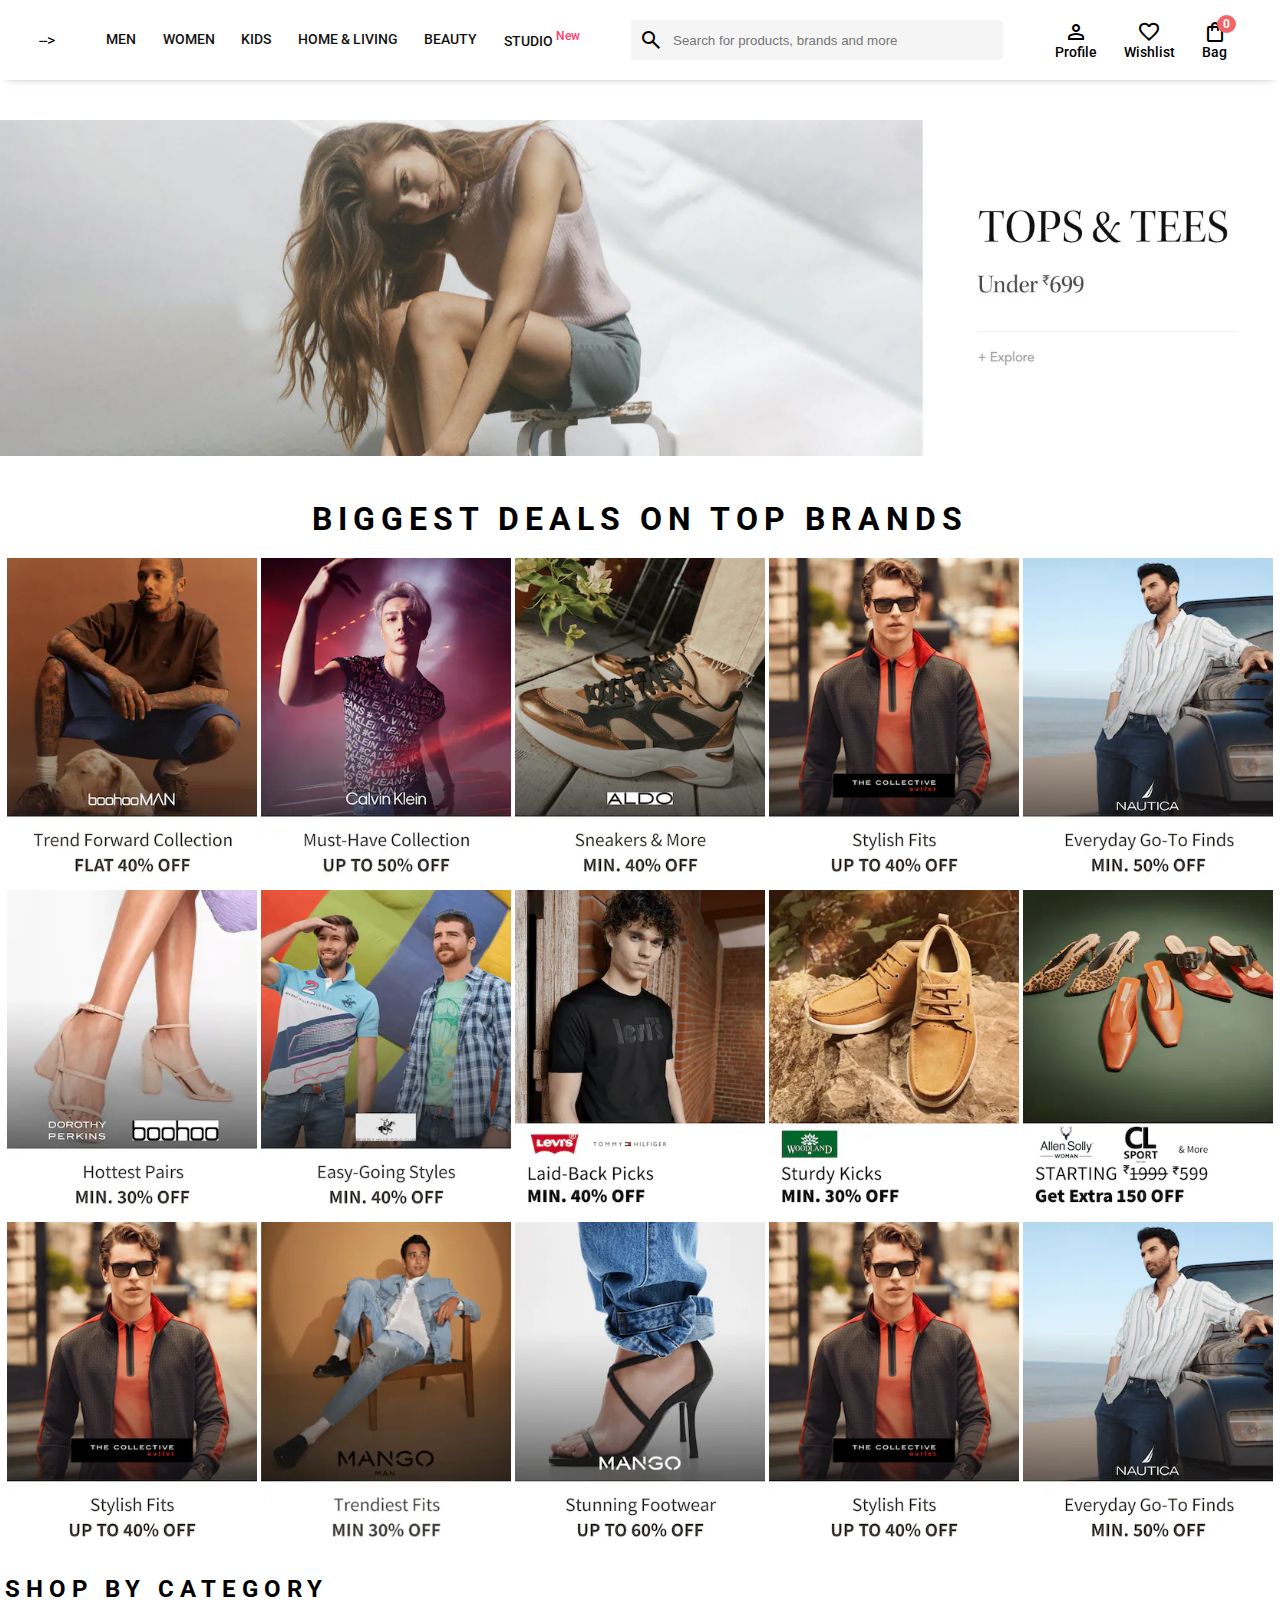
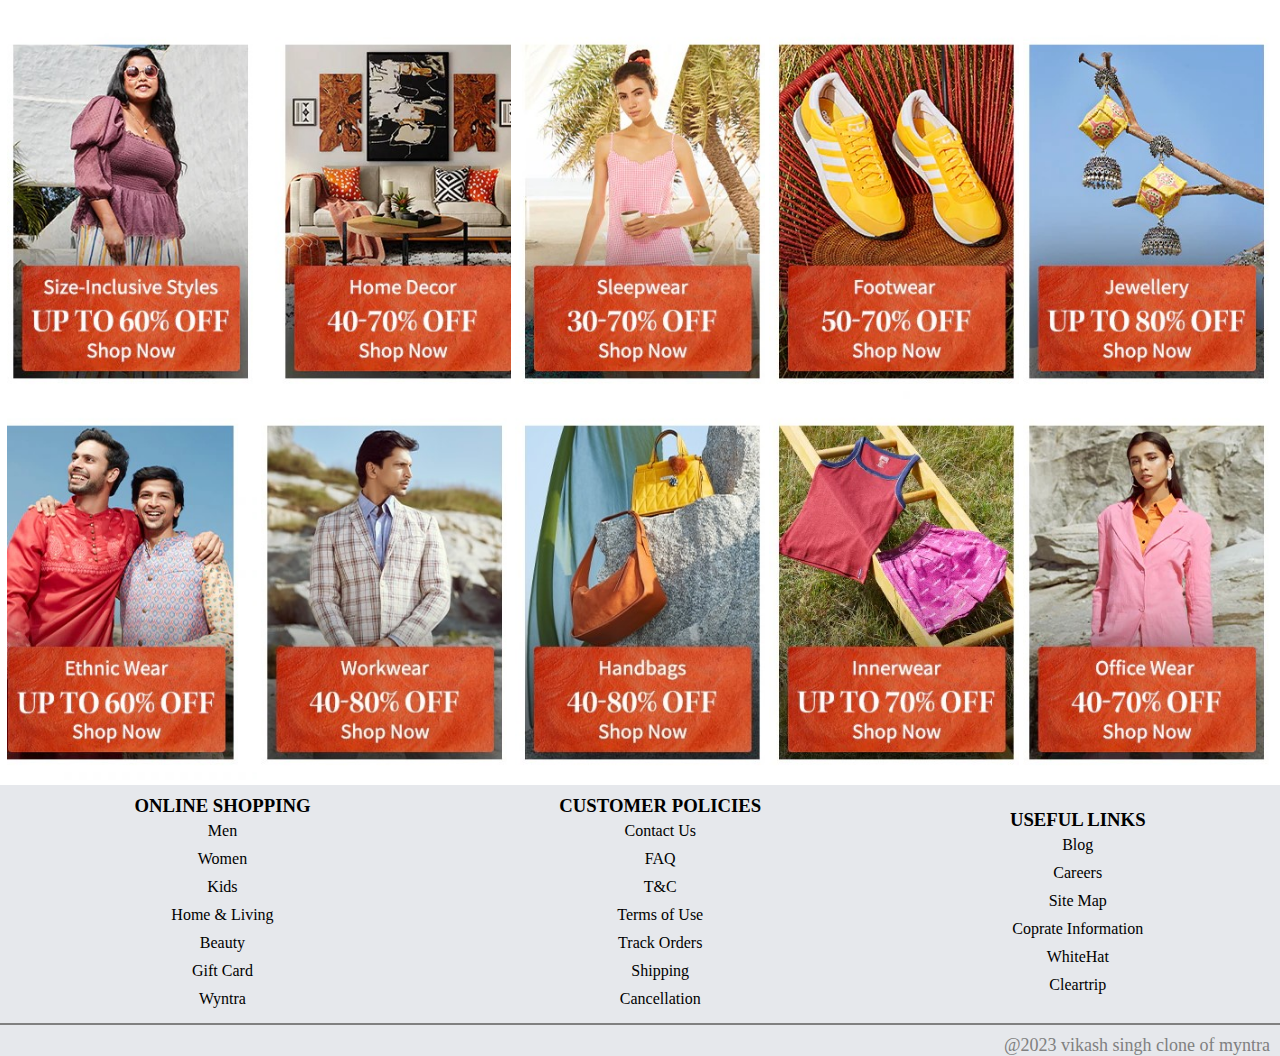
<file: index.html>
<!DOCTYPE html>
<html lang="en">
<head>
    <meta charset="UTF-8">
    <meta name="viewport" content="width=device-width, initial-scale=1.0">
    <title>wyntra</title>
    <link rel="stylesheet" href="assets/css/style.css">
    <link rel="stylesheet" href="https://fonts.googleapis.com/css2?family=Material+Symbols+Outlined:opsz,wght,FILL,GRAD@20..48,100..700,0..1,-50..200" />
</head>
<body>
    <div class="">
       <header>
        <div class="logo">
          <a href="index.html">
            <!--  <!-- <img class="m-logo" src="/images/myntra_logo.webp" alt=""> --> -->
        </a>  
        </div>
        <div class="navbars">
                <a href="men.html">MEN</a>
                <a href="women.html">WOMEN</a>
                <a href="#">KIDS</a>
                <a href="items.html">HOME & LIVING</a>
                <a href="#">BEAUTY</a>
                <a href="#">STUDIO <SUP class="achild">New</SUP> </a>
         
        </div>
        
        <div class="searchbar">
            
            <span class="material-symbols-outlined search_icon">search</span>
            <input class="search_input" placeholder="Search for products, brands and more">
        </div>
        <div class="action_bar">
            <div class="action_container">
                <span class="material-symbols-outlined action_icon">person</span>
                <span class="action_name">Profile</span>
            </div>

            <div class="action_container">
                <span class="material-symbols-outlined action_icon">favorite</span>
                <span class="action_name">Wishlist</span>
            </div>

            <a href="/bag.html" class="action_container">
                <span class="material-symbols-outlined action_icon">shopping_bag</span>
              <span class="action_name">Bag</span>
              <span class="bag-item-count">0</span>
               
            </a>
        </div>
    
       </header>
    </div>
    <!-- main section start --> 
    <section >
        <div class="banner-container">
            <img class="banner-img" src="/images/banner.jpg" alt="">
        </div>
        <div class="container">
        <div class="main-headingtxt">
            <h1 class="txt">BIGGEST DEALS ON TOP BRANDS</h1>
        </div>
        <div class="category_items">
            <a href="#"><img class="sale_item" src="images/offers/1.png"></a>
            <a href="#"><img class="sale_item" src="images/offers/2.png"></a>
            <a href="#"><img class="sale_item" src="images/offers/3.png"></a>
            <a href="#"><img class="sale_item" src="images/offers/4.png"></a>
            <a href="#"><img class="sale_item" src="images/offers/5.png"></a>
            <a href="#"><img class="sale_item" src="images/offers/6.png"></a>
            <a href="#"><img class="sale_item" src="images/offers/7.png"></a>
            <a href="#"><img class="sale_item" src="images/offers/8.png"></a>
            <a href="#"><img class="sale_item" src="images/offers/9.png"></a>
            <a href="#"><img class="sale_item" src="images/offers/10.png"></a>
            <a href="#"><img class="sale_item" src="images/offers/4.png"></a>
            <a href="#"><img class="sale_item" src="images/offers/12.png"></a>
            <a href="#"><img class="sale_item" src="images/offers/11.png"></a>
            <a href="#"><img class="sale_item" src="images/offers/4.png"></a>
            <a href="#"><img class="sale_item" src="images/offers/5.png"></a>
           
        </div>
    </div>
    </section>
    <section class="page3">
        <div  class="container">
           <h2 class="headingpg3">
            SHOP BY CATEGORY
           </h2>
           <div class="category_items">
            <a href="#"><img class="sale_item" src="images/categories/1.jpg"></a>
            <a href="#"><img class="sale_item" src="images/categories/2.jpg"></a>
            <a href="#"><img class="sale_item" src="images/categories/3.jpg"></a>
            <a href="#"><img class="sale_item" src="images/categories/4.jpg"></a>
            <a href="#"><img class="sale_item" src="images/categories/5.jpg"></a>
            <a href="#"><img class="sale_item" src="images/categories/6.jpg"></a>
            <a href="#"><img class="sale_item" src="images/categories/7.jpg"></a>
            <a href="#"><img class="sale_item" src="images/categories/8.jpg"></a>
            <a href="#"><img class="sale_item" src="images/categories/9.jpg"></a>
            <a href="#"><img class="sale_item" src="images/categories/10.jpg"></a>
        </div>
        </div>
    </section>
    <footer>
        <div class="footer_container">
            <div class="footer_column">
                <h3>ONLINE SHOPPING</h3>
                <a href="#">Men</a>
                <a href="#">Women</a>
                <a href="#">Kids</a>
                <a href="#">Home & Living</a>
                <a href="#">Beauty</a>
                <a href="#">Gift Card</a>
                <a href="#">Wyntra</a>
            </div>
            <div class="footer_column">
                <h3>CUSTOMER POLICIES</h3>
                <a href="#">Contact Us</a>
                <a href="#">FAQ</a>
                <a href="#">T&C</a>
                <a href="#">Terms of Use</a>
                <a href="#">Track Orders</a>
                <a href="#">Shipping</a>
                <a href="#">Cancellation</a>
            </div>
            <div class="footer_column">
                <h3>USEFUL LINKS</h3>
                <a href="#">Blog</a>
                <a href="#">Careers</a>
                <a href="#">Site Map</a>
                <a href="#">Coprate Information</a>
                <a href="#">WhiteHat</a>
                <a href="#">Cleartrip</a>
              
            </div>
        </div>
        <p class="fottertxt">@2023 vikash singh clone of myntra</p>
    </footer>
</body>
</html>
</file>
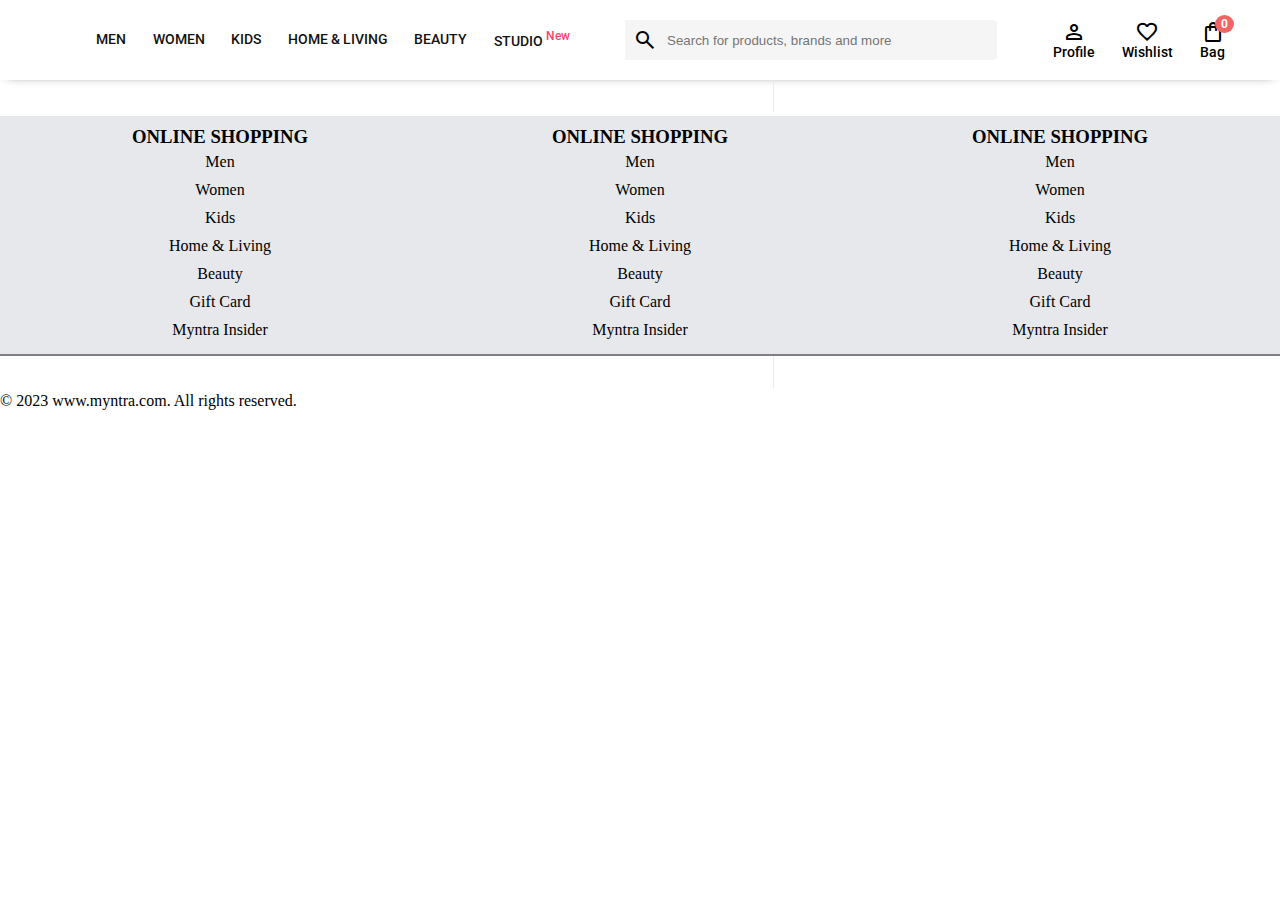
<file: bag.html>
<!DOCTYPE html>
<html lang="en">
<head>
    <title>Myntra Clone</title>
    <link rel="stylesheet" href="/assets/css/style.css">
    <link rel="stylesheet" href="https://fonts.googleapis.com/css2?family=Material+Symbols+Outlined:opsz,wght,FILL,GRAD@20..48,100..700,0..1,-50..200" />
</head>
<body>
    <div class="">
        <header>
         <div class="logo">
           <a href="index.html"> <!-- <img class="m-logo" src="/images/myntra_logo.webp" alt=""> --></a>  
         </div>
         <div class="navbars">
                 <a href="men.html">MEN</a>
                 <a href="women.html">WOMEN</a>
                 <a href="#">KIDS</a>
                 <a href="#">HOME & LIVING</a>
                 <a href="#">BEAUTY</a>
                 <a href="#">STUDIO <SUP class="achild">New</SUP> </a>
          
         </div>
         
         <div class="searchbar">
             
             <span class="material-symbols-outlined search_icon">search</span>
             <input class="search_input" placeholder="Search for products, brands and more">
         </div>
         <div class="action_bar">
             <div class="action_container">
                 <span class="material-symbols-outlined action_icon">person</span>
                 <span class="action_name">Profile</span>
             </div>
 
             <div class="action_container">
                 <span class="material-symbols-outlined action_icon">favorite</span>
                 <span class="action_name">Wishlist</span>
             </div>
 
             <a href="/bag.html" class="action_container">
                 <span class="material-symbols-outlined action_icon">shopping_bag</span>
               <span class="action_name">Bag</span>
               <span class="bag-item-count">0</span>
                
             </a>
         </div>
     
        </header>
     </div>
    <main>
      <div class="bag-page">
        <div class="bag-items-container">
        </div>
        <div class="bag-summary">
        </div>

      </div>
    </main>
    <footer>
        <div class="footer_container">
            <div class="footer_column">
                <h3>ONLINE SHOPPING</h3>

                <a href="#">Men</a>
                <a href="#">Women</a>
                <a href="#">Kids</a>
                <a href="#">Home & Living</a>
                <a href="#">Beauty</a>
                <a href="#">Gift Card</a>
                <a href="#">Myntra Insider</a>
            </div>

            <div class="footer_column">
                <h3>ONLINE SHOPPING</h3>

                <a href="#">Men</a>
                <a href="#">Women</a>
                <a href="#">Kids</a>
                <a href="#">Home & Living</a>
                <a href="#">Beauty</a>
                <a href="#">Gift Card</a>
                <a href="#">Myntra Insider</a>
            </div>

            <div class="footer_column">
                <h3>ONLINE SHOPPING</h3>

                <a href="#">Men</a>
                <a href="#">Women</a>
                <a href="#">Kids</a>
                <a href="#">Home & Living</a>
                <a href="#">Beauty</a>
                <a href="#">Gift Card</a>
                <a href="#">Myntra Insider</a>
            </div>
        </div>
        <main>
            <div class="bag-page">
              <div class="bag-items-container">
              </div>
              <div class="bag-summary">
              </div>
      
            </div>
          </main>

        <div class="copyright">
            © 2023 www.myntra.com. All rights reserved.
        </div>
    </footer>
    
    <script src="./assets/Js/itemscript.js"></script>
    <script src="./bag.js"></script>

</body>
</html>
</file>
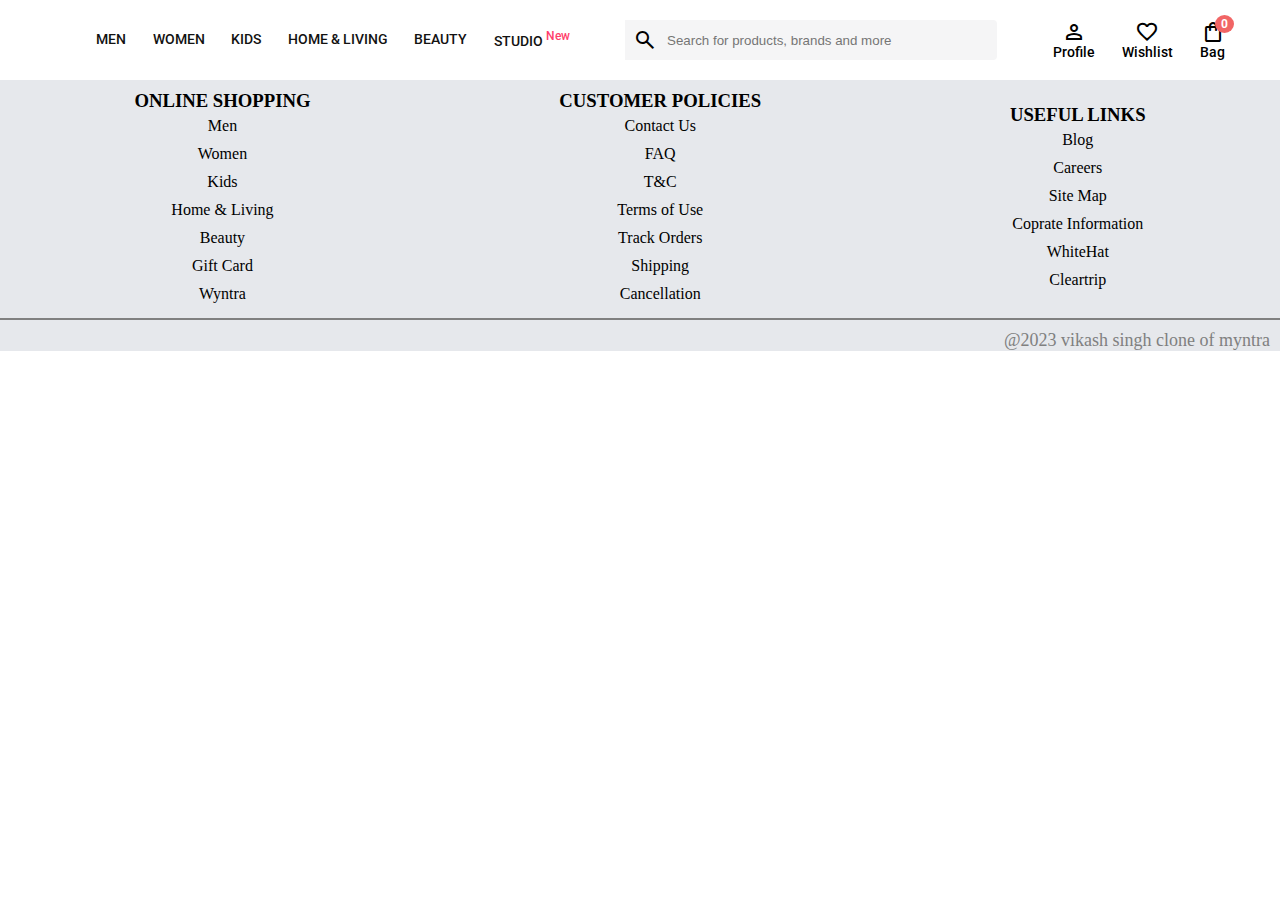
<file: cart.html>
<!DOCTYPE html>
<html lang="en">
<head>
    <meta charset="UTF-8">
    <meta name="viewport" content="width, initial-scale=1.0">
    <title>Document</title>
    <link rel="stylesheet" href="https://fonts.googleapis.com/css2?family=Material+Symbols+Outlined:opsz,wght,FILL,GRAD@20..48,100..700,0..1,-50..200" />
    <link rel="stylesheet" href="/assets/css/style.css">
</head>
<body>
    <div class="">
        <header>
         <div class="logo">
           <a href="index.html"> <!-- <img class="m-logo" src="/images/myntra_logo.webp" alt=""> --></a>  
         </div>
         <div class="navbars">
                 <a href="men.html">MEN</a>
                 <a href="women.html">WOMEN</a>
                 <a href="#">KIDS</a>
                 <a href="#">HOME & LIVING</a>
                 <a href="#">BEAUTY</a>
                 <a href="#">STUDIO <SUP class="achild">New</SUP> </a>
          
         </div>
         
         <div class="searchbar">
             
             <span class="material-symbols-outlined search_icon">search</span>
             <input class="search_input" placeholder="Search for products, brands and more">
         </div>
         <div class="action_bar">
             <div class="action_container">
                 <span class="material-symbols-outlined action_icon">person</span>
                 <span class="action_name">Profile</span>
             </div>
 
             <div class="action_container">
                 <span class="material-symbols-outlined action_icon">favorite</span>
                 <span class="action_name">Wishlist</span>
             </div>
 
             <div class="action_container">
                <span class="material-symbols-outlined action_icon">shopping_bag</span>
                <span class="action_name">Bag</span>
                <span class="bag-item-count">0</span>
            </div>
         </div>
     
        </header>
     </div>
     <section class="mainBody">

     </section>
     
     
     <footer>
        <div class="footer_container">
            <div class="footer_column">
                <h3>ONLINE SHOPPING</h3>
                <a href="#">Men</a>
                <a href="#">Women</a>
                <a href="#">Kids</a>
                <a href="#">Home & Living</a>
                <a href="#">Beauty</a>
                <a href="#">Gift Card</a>
                <a href="#">Wyntra</a>
            </div>
            <div class="footer_column">
                <h3>CUSTOMER POLICIES</h3>
                <a href="#">Contact Us</a>
                <a href="#">FAQ</a>
                <a href="#">T&C</a>
                <a href="#">Terms of Use</a>
                <a href="#">Track Orders</a>
                <a href="#">Shipping</a>
                <a href="#">Cancellation</a>
            </div>
            <div class="footer_column">
                <h3>USEFUL LINKS</h3>
                <a href="#">Blog</a>
                <a href="#">Careers</a>
                <a href="#">Site Map</a>
                <a href="#">Coprate Information</a>
                <a href="#">WhiteHat</a>
                <a href="#">Cleartrip</a>
              
            </div>
        </div>
        <p class="fottertxt">@2023 vikash singh clone of myntra</p>
    </footer>
</body>
</html>
</file>
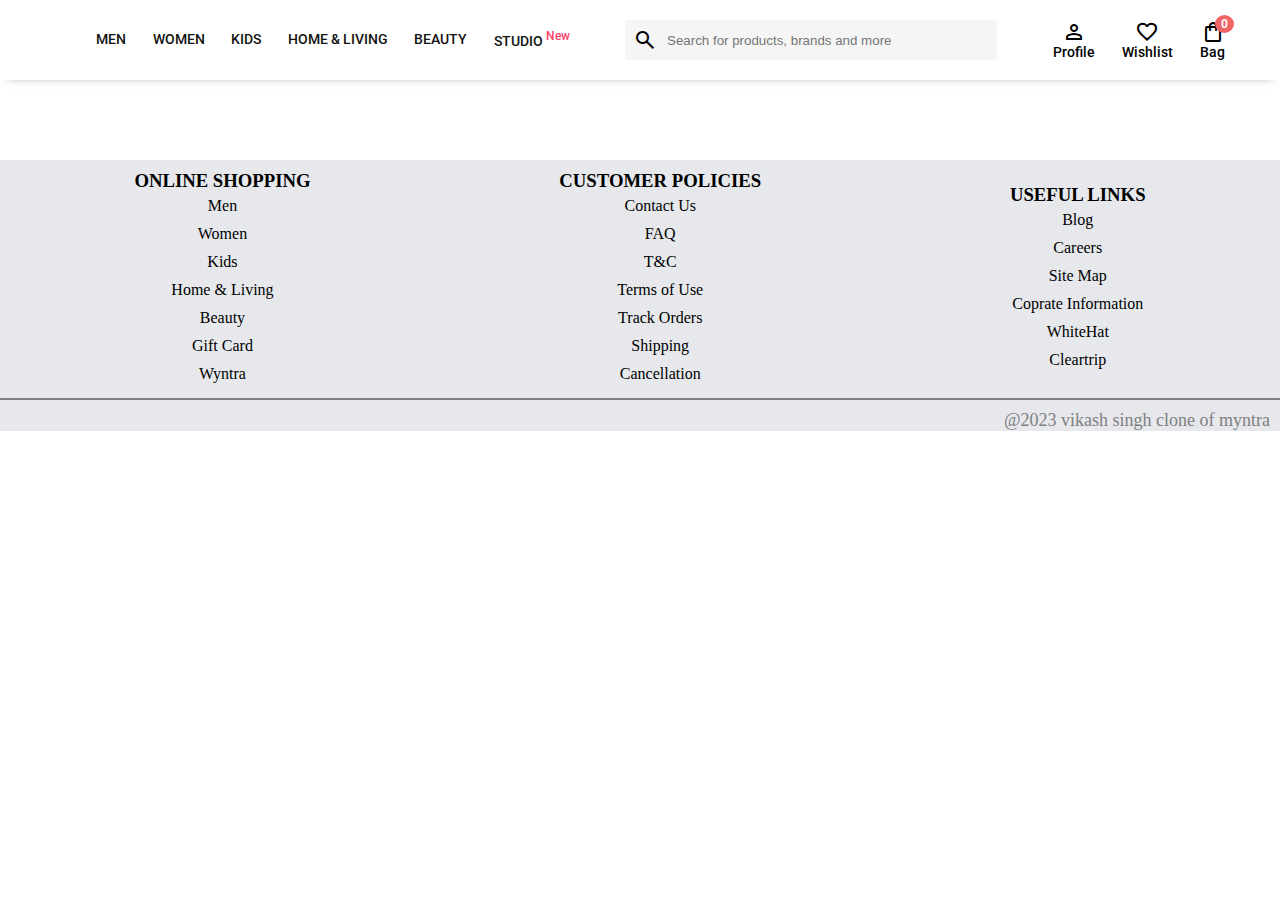
<file: items.html>
<!DOCTYPE html>
<html lang="en">
<head>
    <meta charset="UTF-8">
    <meta name="viewport" content="width, initial-scale=1.0">
    <title>Document</title>
    <link rel="stylesheet" href="https://fonts.googleapis.com/css2?family=Material+Symbols+Outlined:opsz,wght,FILL,GRAD@20..48,100..700,0..1,-50..200" />
    <link rel="stylesheet" href="/assets/css/style.css">
</head>
<body>
    <div class="">
        <header>
         <div class="logo">
           <a href="index.html"> <!-- <img class="m-logo" src="/images/myntra_logo.webp" alt=""> --></a>  
         </div>
         <div class="navbars">
                 <a href="men.html">MEN</a>
                 <a href="women.html">WOMEN</a>
                 <a href="#">KIDS</a>
                 <a href="#">HOME & LIVING</a>
                 <a href="#">BEAUTY</a>
                 <a href="#">STUDIO <SUP class="achild">New</SUP> </a>
          
         </div>
         
         <div class="searchbar">
             
             <span class="material-symbols-outlined search_icon">search</span>
             <input class="search_input" placeholder="Search for products, brands and more">
         </div>
         <div class="action_bar">
             <div class="action_container">
                 <span class="material-symbols-outlined action_icon">person</span>
                 <span class="action_name">Profile</span>
             </div>
 
             <div class="action_container">
                 <span class="material-symbols-outlined action_icon">favorite</span>
                 <span class="action_name">Wishlist</span>
             </div>
 
             <a href="/bag.html" class="action_container">
                 <span class="material-symbols-outlined action_icon">shopping_bag</span>
               <span class="action_name">Bag</span>
               <span class="bag-item-count">0</span>
                
             </a>
         </div>
     
        </header>
     </div>
     <div class="items-Container">
       
     





     </div>
     
     
     <footer>
        <div class="footer_container">
            <div class="footer_column">
                <h3>ONLINE SHOPPING</h3>
                <a href="#">Men</a>
                <a href="#">Women</a>
                <a href="#">Kids</a>
                <a href="#">Home & Living</a>
                <a href="#">Beauty</a>
                <a href="#">Gift Card</a>
                <a href="#">Wyntra</a>
            </div>
            <div class="footer_column">
                <h3>CUSTOMER POLICIES</h3>
                <a href="#">Contact Us</a>
                <a href="#">FAQ</a>
                <a href="#">T&C</a>
                <a href="#">Terms of Use</a>
                <a href="#">Track Orders</a>
                <a href="#">Shipping</a>
                <a href="#">Cancellation</a>
            </div>
            <div class="footer_column">
                <h3>USEFUL LINKS</h3>
                <a href="#">Blog</a>
                <a href="#">Careers</a>
                <a href="#">Site Map</a>
                <a href="#">Coprate Information</a>
                <a href="#">WhiteHat</a>
                <a href="#">Cleartrip</a>
              
            </div>
        </div>
        <p class="fottertxt">@2023 vikash singh clone of myntra</p>
    </footer>
    <script src="./assets/Js/items.js"></script>
    <!-- <script src="itemscript.js">

    </script> -->
</body>
</html>
</file>
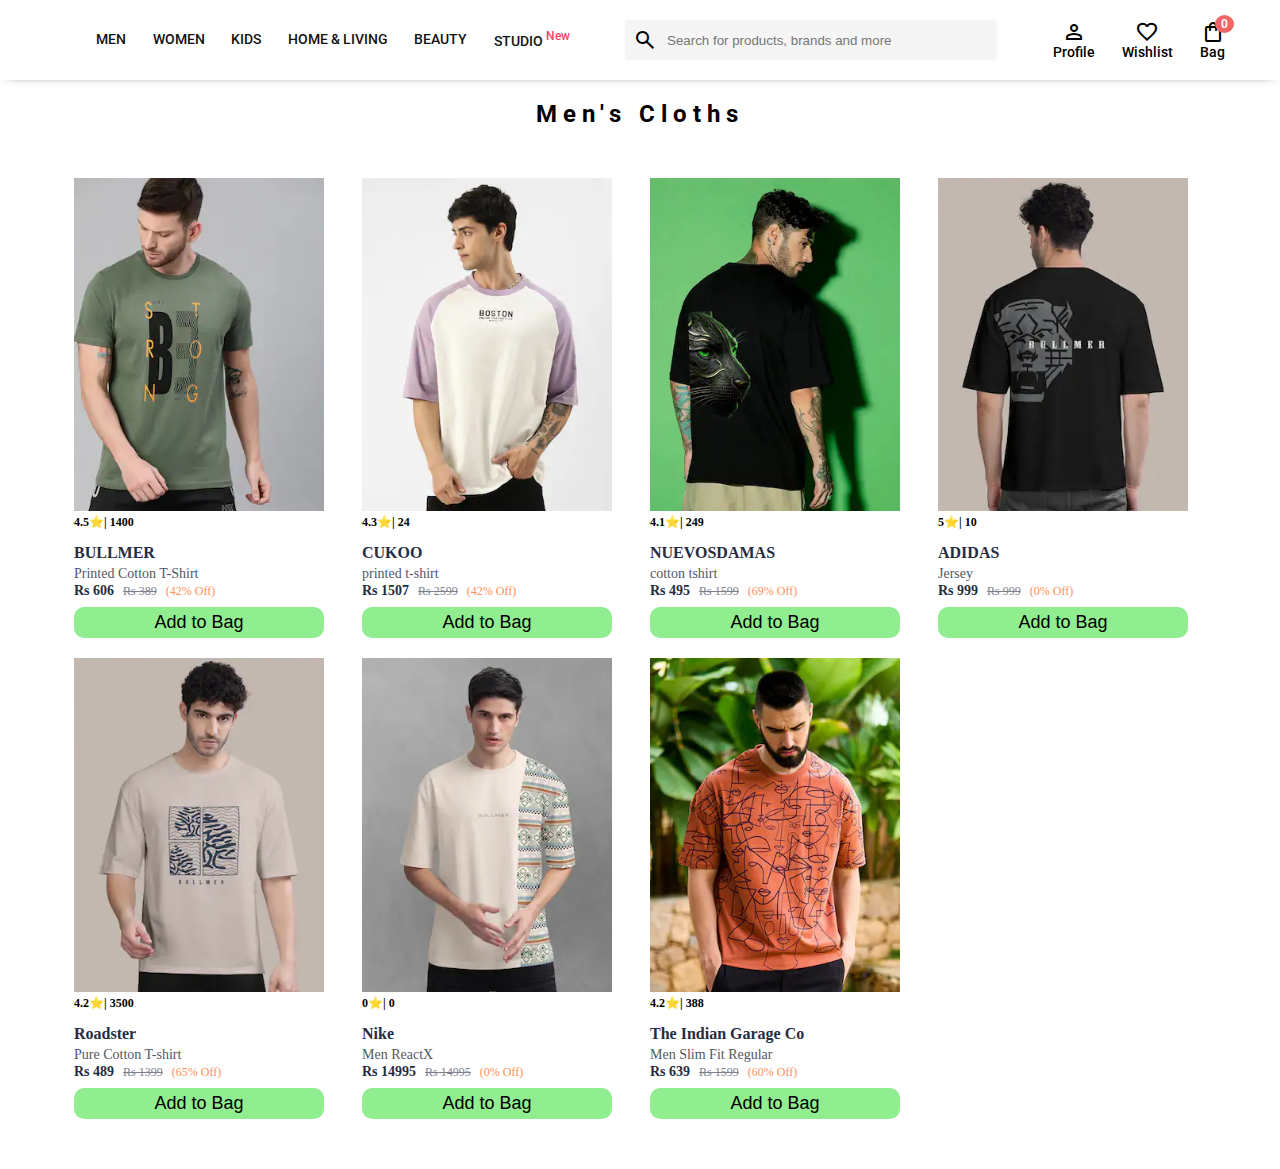
<file: men.html>
<!DOCTYPE html>
<html lang="en">
<head>
    <meta charset="UTF-8">
    <meta name="viewport" content="width=device-width, initial-scale=1.0">
    <title>Men's Section</title>
    <link rel="stylesheet" href="https://fonts.googleapis.com/css2?family=Material+Symbols+Outlined:opsz,wght,FILL,GRAD@20..48,100..700,0..1,-50..200" />
    <link rel="stylesheet" href="assets/css/style.css">
</head>
<body>
    <header>
        <div class="logo">
            <a href="index.html"> <!-- <img class="m-logo" src="/images/myntra_logo.webp" alt=""> --></a>  
        </div>
        <div class="navbars">
                <a href="men.html">MEN</a>
                <a href="women.html">WOMEN</a>
                <a href="#">KIDS</a>
                <a href="items.html">HOME & LIVING</a>
                <a href="#">BEAUTY</a>
                <a href="#">STUDIO <SUP class="achild">New</SUP> </a>
         
        </div>
        
        <div class="searchbar">
            <span class="material-symbols-outlined search_icon">search</span>
            <input class="search_input" placeholder="Search for products, brands and more">
        </div>
        <div class="action_bar">
            <div class="action_container">
                <span class="material-symbols-outlined action_icon">person</span>
                <span class="action_name">Profile</span>
            </div>

            <div class="action_container">
                <span class="material-symbols-outlined action_icon">favorite</span>
                <span class="action_name">Wishlist</span>
            </div>

            <a href="/bag.html" class="action_container">
                <span class="material-symbols-outlined action_icon">shopping_bag</span>
              <span class="action_name">Bag</span>
              <span class="bag-item-count">0</span>
               
            </a>
        </div>
    
       </header>
       <!-- main page -->
       <div class="txt"><H2>Men's Cloths</H2></div>
       <div class="items-Container">
       
     





       </div>
       </div>
       <script  src="./assets/Js/men.js"></script>
</body>
</html>
</file>
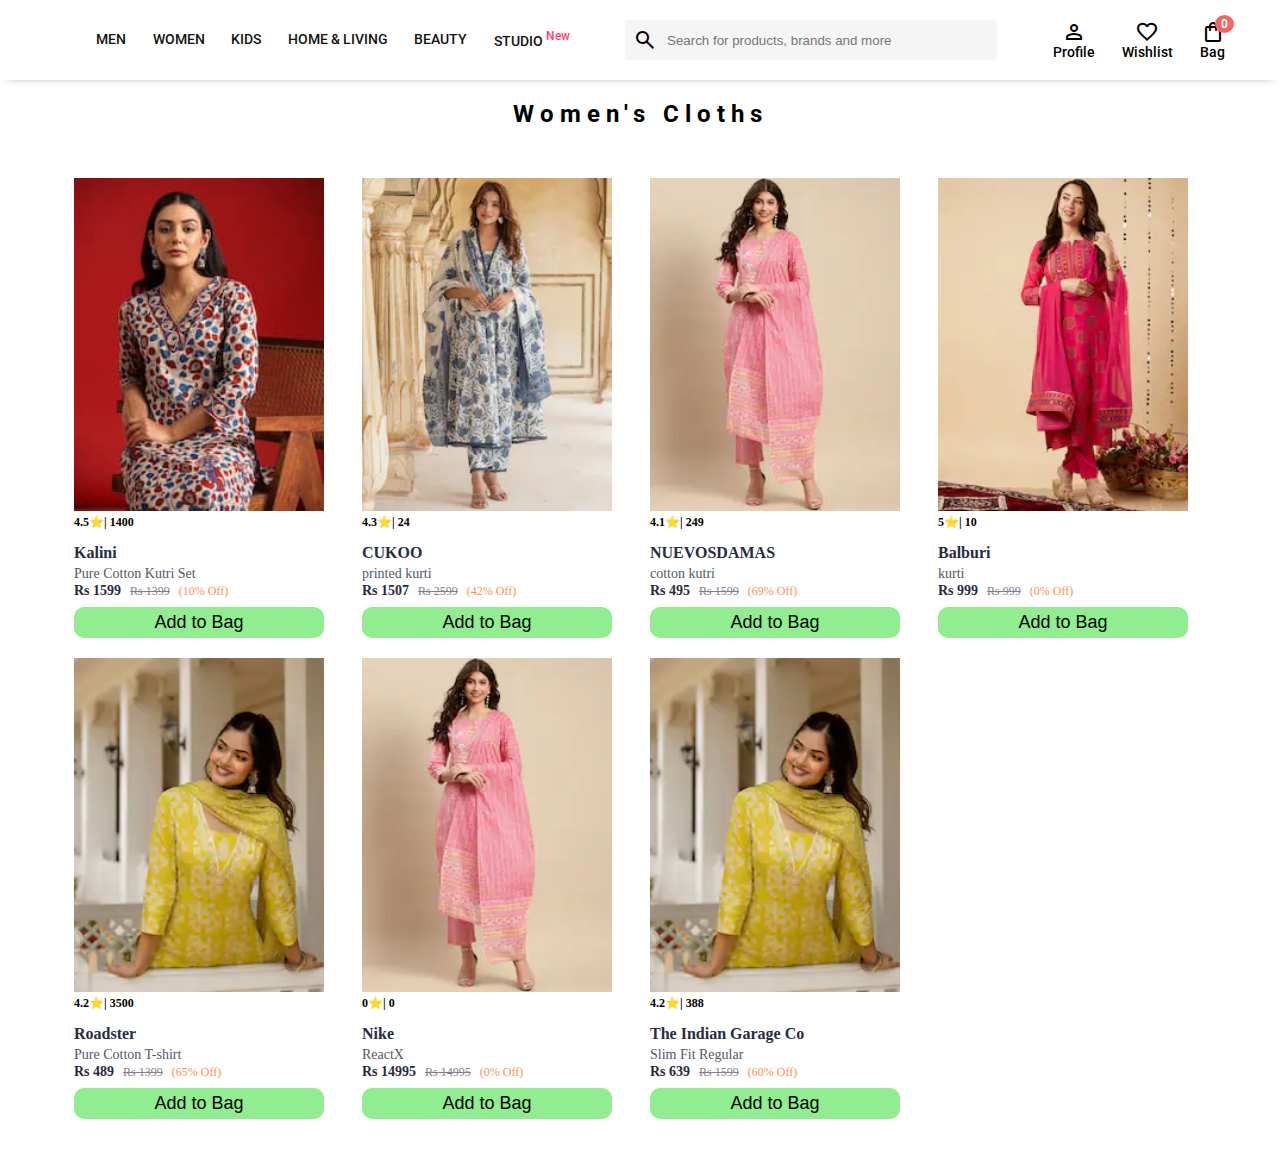
<file: women.html>
<!DOCTYPE html>
<html lang="en">
<head>
    <meta charset="UTF-8">
    <meta name="viewport" content="width=device-width, initial-scale=1.0">
    <title>Men's Section</title>
    <link rel="stylesheet" href="https://fonts.googleapis.com/css2?family=Material+Symbols+Outlined:opsz,wght,FILL,GRAD@20..48,100..700,0..1,-50..200" />
    <link rel="stylesheet" href="assets/css/style.css">
</head>
<body>
    <header>
        <div class="logo">
            <a href="index.html"> <!-- <img class="m-logo" src="/images/myntra_logo.webp" alt=""> --></a>  
        </div>
        <div class="navbars">
                <a href="men.html">MEN</a>
                <a href="women.html">WOMEN</a>
                <a href="#">KIDS</a>
                <a href="items.html">HOME & LIVING</a>
                <a href="#">BEAUTY</a>
                <a href="#">STUDIO <SUP class="achild">New</SUP> </a>
         
        </div>
        
        <div class="searchbar">
            <span class="material-symbols-outlined search_icon">search</span>
            <input class="search_input" placeholder="Search for products, brands and more">
        </div>
        <div class="action_bar">
            <div class="action_container">
                <span class="material-symbols-outlined action_icon">person</span>
                <span class="action_name">Profile</span>
            </div>

            <div class="action_container">
                <span class="material-symbols-outlined action_icon">favorite</span>
                <span class="action_name">Wishlist</span>
            </div>

            <a href="/bag.html" class="action_container">
                <span class="material-symbols-outlined action_icon">shopping_bag</span>
              <span class="action_name">Bag</span>
              <span class="bag-item-count">0</span>
               
            </a>
        </div>
    
       </header>
       <!-- main page -->
    <div class="txt"><H2>Women's Cloths</H2></div>
       <div class="items-Container">
       
     





       </div>
            
    </div>
        <script src="./assets/Js/women.js"></script>
</body>
</html>
</file>
<file: assets/css/style.css>
@import url('https://fonts.googleapis.com/css2?family=Open+Sans:ital,wght@0,300..800;1,300..800&family=Roboto:ital,wght@0,100;0,300;0,400;0,500;0,700;0,900;1,100;1,300;1,400;1,500;1,700;1,900&display=swap');
*{
    margin: auto;
    padding: auto;
    box-sizing: border-box;
}
a{
    color: black;
    text-decoration: none;
}
.container{
    margin: auto;
    max-width: 1270px;
    width: 100%;
}
header{
    display: flex;
    justify-content: space-between;
    align-items: center;
    height: 80px;
    padding: 0 20px;
    background-color: #fff;
    font-family: "Roboto", sans-serif;
    -webkit-box-shadow: 0px 3px 10px -8px rgba(0,0,0,0.75);
    -moz-box-shadow: 0px 3px 10px -8px rgba(0,0,0,0.75);
    box-shadow: 0px 3px 10px -8px rgba(0,0,0,0.75);
}


.m-logo{
    height: 45px;
}
.navbars {
    display: flex;
    min-width: 500px;
    justify-content: space-evenly;
}
.navbars a{
    text-decoration: none;
    color: rgb(19, 18, 18);
    font-weight:500;
    font-size: 14px;
    padding: 28px 0;
    border-bottom: 3px solid transparent ;
}
.navbars a:hover{
    border-bottom: 3px solid #ff3f6c ;
}
.searchbar{
    height: 40px;
    min-width: 200px;
    width: 30%;
    display:flex ;
    align-items: center;
}
.bag-item-count {
    background-color: #f16565;
    white-space: nowrap;
    text-align: center;
    line-height: 18px;
    padding: 0 6px;
    height: 18px;
    position: absolute;
    border-radius: 50%;
    font-size: 12px;
    color: #fff;
    right: -9px;
    top: -5px;
    font-weight: 700;
    cursor: pointer;
    
}
.achild{
    color: #ff3f6c;
    font-size: 12px;
}
.search_input{
    color: #696e79;
    background-color: #f5f5f6;
    height: 40px;
    border: 0;
    flex-grow: 1;
    border-radius: 0 4px 4px 0;
    outline: none;
}
.search_icon{
    background-color: #f5f5f6;
    padding: 8px;
}
.action_bar{
    display: flex;
    min-width: 200px;
    justify-content: space-evenly;
}
.action_container{
    display: flex;
    flex-direction: column;
    align-items: center;
    cursor: pointer;
    font-size: 14px;
    position: relative;
}
.action_container .action_name{
    font-weight: 500;
}
.banner-container{
    margin: 40px 0;
}
.banner-img{
    width: 100%;
}
.txt,.headingpg3{
    font-family: "Roboto", sans-serif;
    letter-spacing: 6px;
    margin: 20px 0;
    font-weight: 700;
}
.category_items{
    display: flex;
    flex-wrap: wrap;
    justify-content: space-evenly;
}
.sale_item {
    width: 250px;
}
/* fotter */
.footer_container{
    display: flex;
    align-items: center;
    justify-content: space-evenly;
    background-color: #e6e8ec;
    border-bottom: 2px solid grey;
    padding: 10px;
}

.footer_column a{
    text-decoration: none;
    color: black;
    display: flex;
    padding: 5px 0;
    justify-content: center;
    align-items: center;
}
.fottertxt{
    text-align: end;
    color: grey;
    font-size: 18px;
    padding: 10px 10px 0 0;
    background-color: #e6e8ec;
}
.cloths{
    background-color: rgb(236, 229, 229);
    display: grid;
    grid-template-columns: repeat(5, 1fr);

}
.clothsitems{
    padding: 10px;
    position: relative;
}
.item{
    height: 300px;
    
}
.fav-btn {
    position: absolute;
    bottom: 30px;
    right: 15px;
    width: 20px;
    height: 20px;
    background-image: url(/images/heart-3510.png);
    background-size: cover;
    cursor: pointer;
}

.discountprice{
    text-decoration: line-through;
    color: grey;
}
.discntoffer{
    color: red;
    font-size: 14px;
}
.txt{
    text-align: center;
}
.items-Container{
    width: 90%;
    margin:40px 5% ;
}
.item-container{
    width: 250px;
    margin: 10px;
}
.itemimg{
    width: 100%;
}
.rating{
    font-size: 12px;
    font-weight: 700;
}
.item-company{
    margin-top: 15px;
    font-size: 16px;
    font-weight: 700;
    line-height: 1;
    color: #282c3f;
    margin-bottom: 6px;
}
.item-name {
    color: #535766;
    font-size: 14px;
    line-height: 1;
    margin-bottom: 0;
    margin-top: 0;
    overflow: hidden;
    text-overflow: ellipsis;
    white-space: nowrap;
    font-weight: 400;
    display: block;
}
.currentprice{
font-size: 14px;
font-weight: 700;
color: #282c3f;
}
.original-price {
    text-decoration: line-through;
    color: #7e818c;
    font-weight: 400;
    margin-left: 5px;
    font-size: 12px;
}
.discount {
    color: #ff905a;
    font-weight: 400;
    font-size: 12px;
    margin-left: 5px;
}
.btn-add-bag {
    margin-top: 8px;
    font-size: 18px;
    width: 100%;
    background-color: lightgreen;
    border: none;
    padding: 5px 15px;
    border-radius: 10px;
    cursor: pointer;
}
.items-Container{
    display: grid;
    grid-template-columns: repeat(4,1fr);
}.bag-items-container {
    display: inline-block;
    width: 64%;
    padding-right: 20px;
    border-right: 1px solid #eaeaec;
    padding-top: 32px;
    color: #282c3f;
    font-size: 13px;
    line-height: 1.42857143;
  }
  
  .bag-page {
    width: 75%;
    margin-left: 12.5%;
  }
  
  .bag-summary {
    vertical-align: top;
    display: inline-block;
    width: 35%;
    padding: 24px 0 0 16px;
    color: #282c3f;
    font-size: 13px;
    line-height: 1.42857143;
  }
  
  .bag-details-container {
    margin-bottom: 16px;
  }
  
  .price-header {
    font-size: 12px;
    font-weight: 700;
    margin: 24px 0 16px;
    color: #535766;
  }
  
  .price-item {
    margin-bottom: 12px;
    line-height: 16px;
    font-size: 14px;
    color: #282c3f;
  }
  
  .price-item-value {
    float: right;
  }
  
  .priceDetail-base-discount {
    color: #03a685;
  }
  
  .price-footer {
    font-weight: 700;
    font-size: 15px;
    padding-top: 16px;
    border-top: 1px solid #eaeaec;
    color: #3e4152;
    line-height: 16px;
  }
  
  .btn-place-order {
    width: 100%;
    letter-spacing: 1px;
    font-size: 14px;
    font-weight: 600;
    border-radius: 2px;
    border-width: 0px;
    padding: 10px 16px;
    background-color: rgb(255, 63, 108);
    color: rgb(255, 255, 255);
    cursor: pointer;
  }
  
  .bag-item-container {
    margin-bottom: 8px;
    background: #fff;
    font-size: 14px;
    border: 1px solid #eaeaec;
    border-radius: 4px;
    position: relative;
    padding: 12px 12px 0;
  }
  
  .item-left-part {
    position: absolute;
    background: rgb(255, 242, 223);
    height: 148px;
    width: 111px;
  }
  
  .item-right-part {
    padding-left: 12px;
    position: relative;
    min-height: 148px;
    margin-left: 111px;
    margin-bottom: 12px;
  }
  
  .bag-item-img {
    width: 100%;
  }
  
  .return-period {
    display: inline-flex;
    font-size: 14px;
    padding-top: 8px;
  }
  
  .return-period-days {
    font-weight: 700;
    margin-right: 4px;
  }
  
  .delivery-details {
    margin-top: 5px;
    color: #282c3f;
    font-size: 12px;
    letter-spacing: -.1px;
    margin-bottom: 8px;
    line-height: 15px;
  }
  
  .delivery-details-days {
    color: #03a685;
  }
  
  .remove-from-cart {
    position: absolute;
    font-size: 25px;
    top: 10px;
    right: 18px;
    width: 14px;
    height: 14px;
    cursor: pointer;
  }
  .bag-items-container {
    display: inline-block;
    width: 64%;
    padding-right: 20px;
    border-right: 1px solid #eaeaec;
    padding-top: 32px;
    color: #282c3f;
    font-size: 13px;
    line-height: 1.42857143;
  }
  
  .bag-page {
    width: 75%;
    margin-left: 12.5%;
  }
  
  .bag-summary {
    vertical-align: top;
    display: inline-block;
    width: 35%;
    padding: 24px 0 0 16px;
    color: #282c3f;
    font-size: 13px;
    line-height: 1.42857143;
  }
  
  .bag-details-container {
    margin-bottom: 16px;
  }
  
  .price-header {
    font-size: 12px;
    font-weight: 700;
    margin: 24px 0 16px;
    color: #535766;
  }
  
  .price-item {
    margin-bottom: 12px;
    line-height: 16px;
    font-size: 14px;
    color: #282c3f;
  }
  
  .price-item-value {
    float: right;
  }
  
  .priceDetail-base-discount {
    color: #03a685;
  }
  
  .price-footer {
    font-weight: 700;
    font-size: 15px;
    padding-top: 16px;
    border-top: 1px solid #eaeaec;
    color: #3e4152;
    line-height: 16px;
  }
  
  .btn-place-order {
    width: 100%;
    letter-spacing: 1px;
    font-size: 14px;
    font-weight: 600;
    border-radius: 2px;
    border-width: 0px;
    padding: 10px 16px;
    background-color: rgb(255, 63, 108);
    color: rgb(255, 255, 255);
    cursor: pointer;
  }
  
  .bag-item-container {
    margin-bottom: 8px;
    background: #fff;
    font-size: 14px;
    border: 1px solid #eaeaec;
    border-radius: 4px;
    position: relative;
    padding: 12px 12px 0;
  }
  
  .item-left-part {
    position: absolute;
    background: rgb(255, 242, 223);
    height: 148px;
    width: 111px;
  }
  
  .item-right-part {
    padding-left: 12px;
    position: relative;
    min-height: 148px;
    margin-left: 111px;
    margin-bottom: 12px;
  }
  
  .bag-item-img {
    width: 100%;
  }
  
  .return-period {
    display: inline-flex;
    font-size: 14px;
    padding-top: 8px;
  }
  
  .return-period-days {
    font-weight: 700;
    margin-right: 4px;
  }
  
  .delivery-details {
    margin-top: 5px;
    color: #282c3f;
    font-size: 12px;
    letter-spacing: -.1px;
    margin-bottom: 8px;
    line-height: 15px;
  }
  
  .delivery-details-days {
    color: #03a685;
  }
  
  .remove-from-cart {
    position: absolute;
    font-size: 25px;
    top: 10px;
    right: 18px;
    width: 14px;
    height: 14px;
    cursor: pointer;
  }
</file>
